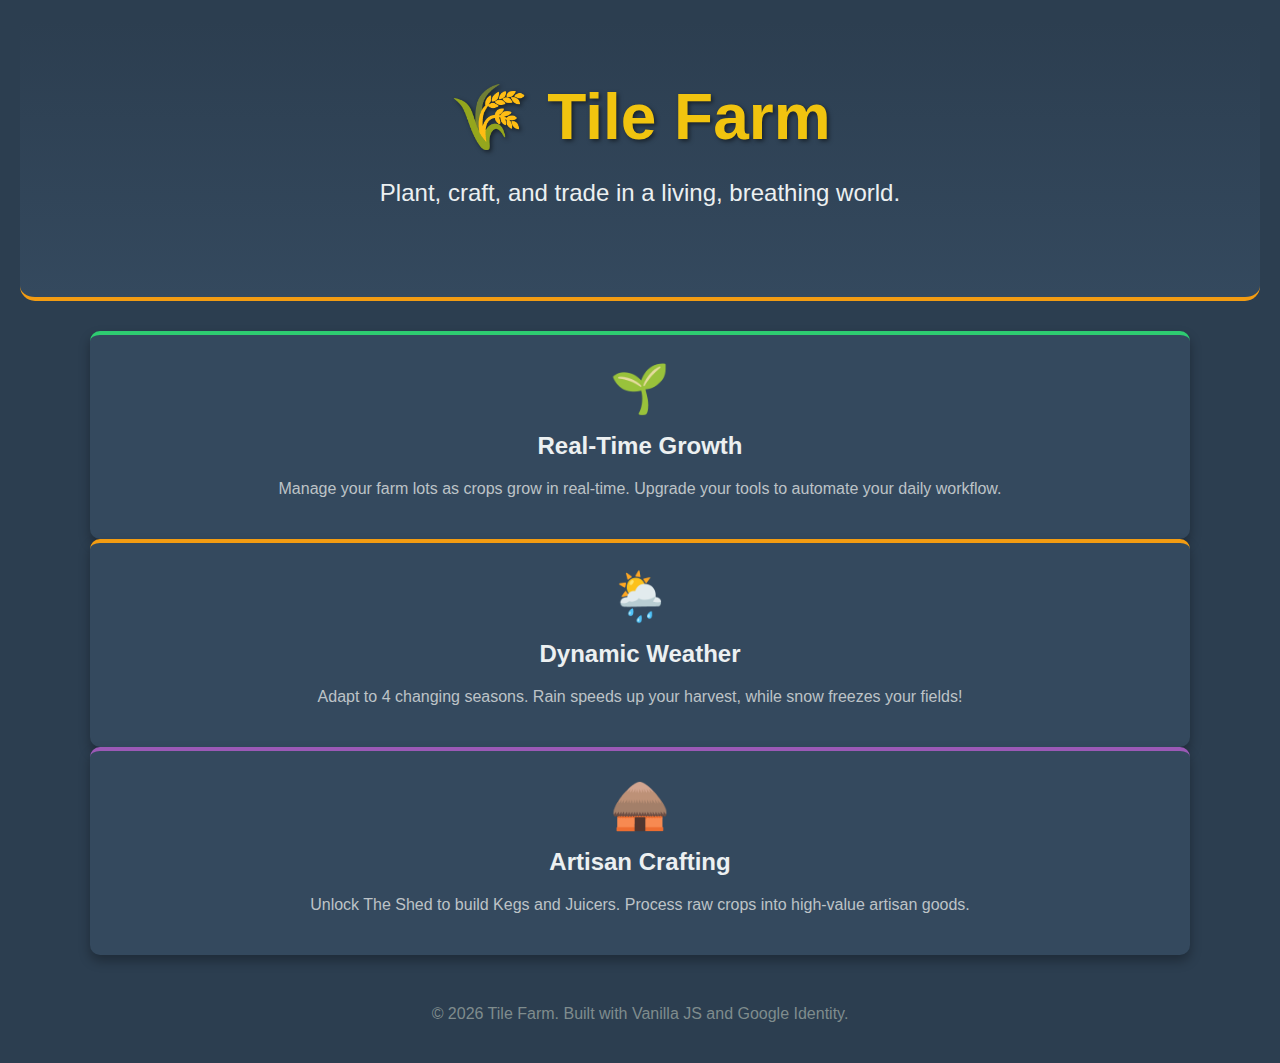
<file: index.html>
<!DOCTYPE html>
<html lang="en">
<head>
    <meta charset="UTF-8">
    <meta name="viewport" content="width=device-width, initial-scale=1.0">
    <title>Welcome to Tile Farm</title>
    <link rel="stylesheet" href="css/styles.css">
    <style>
        .hero-section {
            text-align: center;
            padding: 60px 20px;
            background: linear-gradient(to bottom, #2c3e50, #34495e);
            border-bottom: 4px solid #f39c12;
            margin-bottom: 30px;
            border-radius: 0 0 15px 15px;
        }
        .hero-title {
            font-size: 4rem;
            margin-bottom: 10px;
            color: #f1c40f;
            text-shadow: 2px 2px 4px rgba(0,0,0,0.5);
        }
        .hero-subtitle {
            font-size: 1.5rem;
            color: #ecf0f1;
            margin-bottom: 30px;
        }
        .feature-card {
            background-color: #34495e;
            padding: 25px;
            border-radius: 10px;
            text-align: center;
            flex: 1;
            min-width: 250px;
            border-top: 4px solid #3498db;
            box-shadow: 0 6px 12px rgba(0,0,0,0.3);
        }
        .feature-icon {
            font-size: 3rem;
            margin-bottom: 15px;
        }
        /* Centers the Google button */
        .google-btn-container {
            display: flex;
            justify-content: center;
            margin-top: 20px;
        }
    </style>
    
    <script src="https://accounts.google.com/gsi/client" async defer></script>
</head>
<body>

    <div class="hero-section">
        <h1 class="hero-title">🌾 Tile Farm</h1>
        <p class="hero-subtitle">Plant, craft, and trade in a living, breathing world.</p>
        
        <div id="g_id_onload"
             data-client_id="434327259222-26st4d0dtrqri0rab1t94qkggre50ul3.apps.googleusercontent.com"
             data-context="signin"
             data-ux_mode="popup"
             data-callback="handleCredentialResponse"
             data-auto_prompt="false">
        </div>

        <div class="google-btn-container">
            <div class="g_id_signin"
                 data-type="standard"
                 data-shape="rectangular"
                 data-theme="outline"
                 data-text="signin_with"
                 data-size="large"
                 data-logo_alignment="left">
            </div>
        </div>
    </div>

    <div class="flex-wrap-container" style="justify-content: center; max-width: 1100px; margin: 0 auto; gap: 20px;">
        
        <div class="feature-card" style="border-top-color: #2ecc71;">
            <div class="feature-icon">🌱</div>
            <h2>Real-Time Growth</h2>
            <p style="color: #bdc3c7;">Manage your farm lots as crops grow in real-time. Upgrade your tools to automate your daily workflow.</p>
        </div>

        <div class="feature-card" style="border-top-color: #f39c12;">
            <div class="feature-icon">🌦️</div>
            <h2>Dynamic Weather</h2>
            <p style="color: #bdc3c7;">Adapt to 4 changing seasons. Rain speeds up your harvest, while snow freezes your fields!</p>
        </div>

        <div class="feature-card" style="border-top-color: #9b59b6;">
            <div class="feature-icon">🛖</div>
            <h2>Artisan Crafting</h2>
            <p style="color: #bdc3c7;">Unlock The Shed to build Kegs and Juicers. Process raw crops into high-value artisan goods.</p>
        </div>

    </div>

    <div style="text-align: center; margin-top: 50px; color: #7f8c8d; margin-bottom: 20px;">
        <p>&copy; 2026 Tile Farm. Built with Vanilla JS and Google Identity.</p>
    </div>

    <script>
        function decodeJwtResponse(token) {
            let base64Url = token.split('.')[1];
            let base64 = base64Url.replace(/-/g, '+').replace(/_/g, '/');
            let jsonPayload = decodeURIComponent(atob(base64).split('').map(function(c) {
                return '%' + ('00' + c.charCodeAt(0).toString(16)).slice(-2);
            }).join(''));
            return JSON.parse(jsonPayload);
        }

        function handleCredentialResponse(response) {
            const responsePayload = decodeJwtResponse(response.credential);
            const user = {
                name: responsePayload.name,
                email: responsePayload.email,
                picture: responsePayload.picture
            };
            localStorage.setItem('farmCurrentUser', JSON.stringify(user));
            window.location.href = "game.html";
        }
    </script>

</body>
</html>
</file>
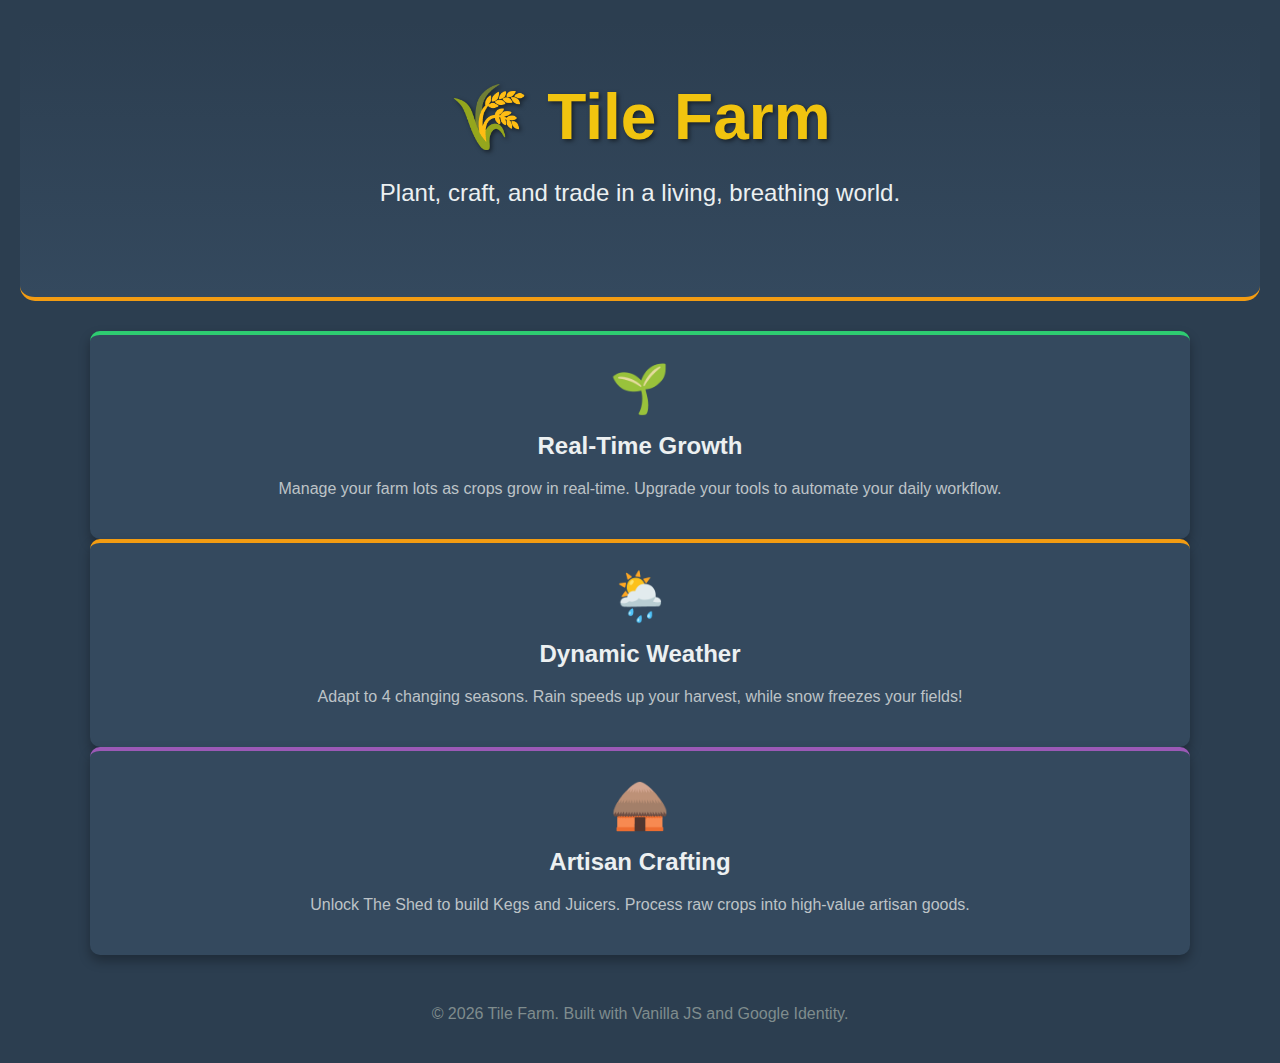
<file: game.html>
<!DOCTYPE html>
<html lang="en">
<head>
    <meta charset="UTF-8">
    <meta name="viewport" content="width=device-width, initial-scale=1.0">
    <title>Tile Farm</title>
    <link rel="stylesheet" href="styles.css">
</head>
<body>

    <div class="panel" id="user-profile" style="display: flex; justify-content: space-between; align-items: center; padding: 10px 15px;">
        <div style="display: flex; align-items: center; gap: 15px;">
            <img id="user-pic" src="" alt="Profile Picture" style="width: 40px; height: 40px; border-radius: 50%;">
            <div>
                <strong id="user-name" style="display: block; font-size: 1.1rem;">Player Name</strong>
                <span id="user-email" style="font-size: 0.8rem; color: #bdc3c7;">player@email.com</span>
            </div>
        </div>
        <button onclick="signOut()" style="background-color: #e74c3c; margin: 0;">Sign Out</button>
    </div>

    <div id="message-box" class="message-box"></div>

    <div class="panel">
        <h1>Tile Farm</h1>
        <div class="stats-grid">
            <div>💵 Money: $<span id="money">0</span></div>
            <div>🌾 Wheat: <span id="wheatCount">2</span></div>
            <div>🌿 Hops: <span id="hopsCount">0</span></div>
            <div>🎃 Pumpkins: <span id="pumpkinsCount">0</span></div>
        </div>
        
        <div style="margin-bottom: 10px;">
            <button onclick="sell('wheat', 1)">Sell 1 Wheat ($2)</button>
            <button onclick="sellAll('wheat')" style="background-color: #e67e22;">Sell All Wheat</button>
        </div>
        <div>
            <button id="sellHopsBtn" onclick="sell('hops', 1)" disabled>Sell 1 Hops ($10)</button>
            <button id="sellAllHopsBtn" onclick="sellAll('hops')" disabled style="background-color: #e67e22;">Sell All Hops</button>
        </div>
        <div style="margin-top: 10px;">
            <button id="sellPumpkinsBtn" onclick="sell('pumpkins', 1)" disabled>Sell 1 Pumpkin ($50)</button>
            <button id="sellAllPumpkinsBtn" onclick="sellAll('pumpkins')" disabled style="background-color: #e67e22;">Sell All Pumpkins</button>
        </div>
    </div>

    <div class="panel">
        <h2>Store & Tools</h2>
        <div style="margin-bottom: 10px;">
            <strong>Currently Selected Seed:</strong>
            <label><input type="radio" name="seed" value="wheat" checked> Wheat</label>
            <label id="hopsRadioLabel" style="display:none;"><input type="radio" name="seed" value="hops"> Hops</label>
            <label id="pumpkinsRadioLabel" style="display:none;"><input type="radio" name="seed" value="pumpkins"> Pumpkins</label>
        </div>
        
        <button onclick="buyLot()">Buy Empty Lot ($15)</button>
        <button id="buyHopsBtn" onclick="unlockHops()">Unlock Hops Seeds ($30)</button>
        <button id="buyPumpkinsBtn" onclick="unlockPumpkins()" style="background-color: #e67e22;">Unlock Pumpkin Seeds ($2500)</button>
        
        <button id="buyScytheBtn" onclick="buyScythe()" style="background-color: #8e44ad;">Buy Scythe ($500)</button>
        <button id="harvestAllBtn" onclick="harvestAll()" style="display:none; background-color: #27ae60;">🌾 Harvest All</button>
        
        <button id="buyPlanterBtn" onclick="buyPlanter()" style="background-color: #d35400;">Buy Planting Machine ($1000)</button>
        <button id="plantAllBtn" onclick="plantAll()" style="display:none; background-color: #f39c12;">🚜 Plant All</button>
    </div>

    <div id="farm">
        </div>

    <script src="game.js"></script>
</body>
</html>
</file>
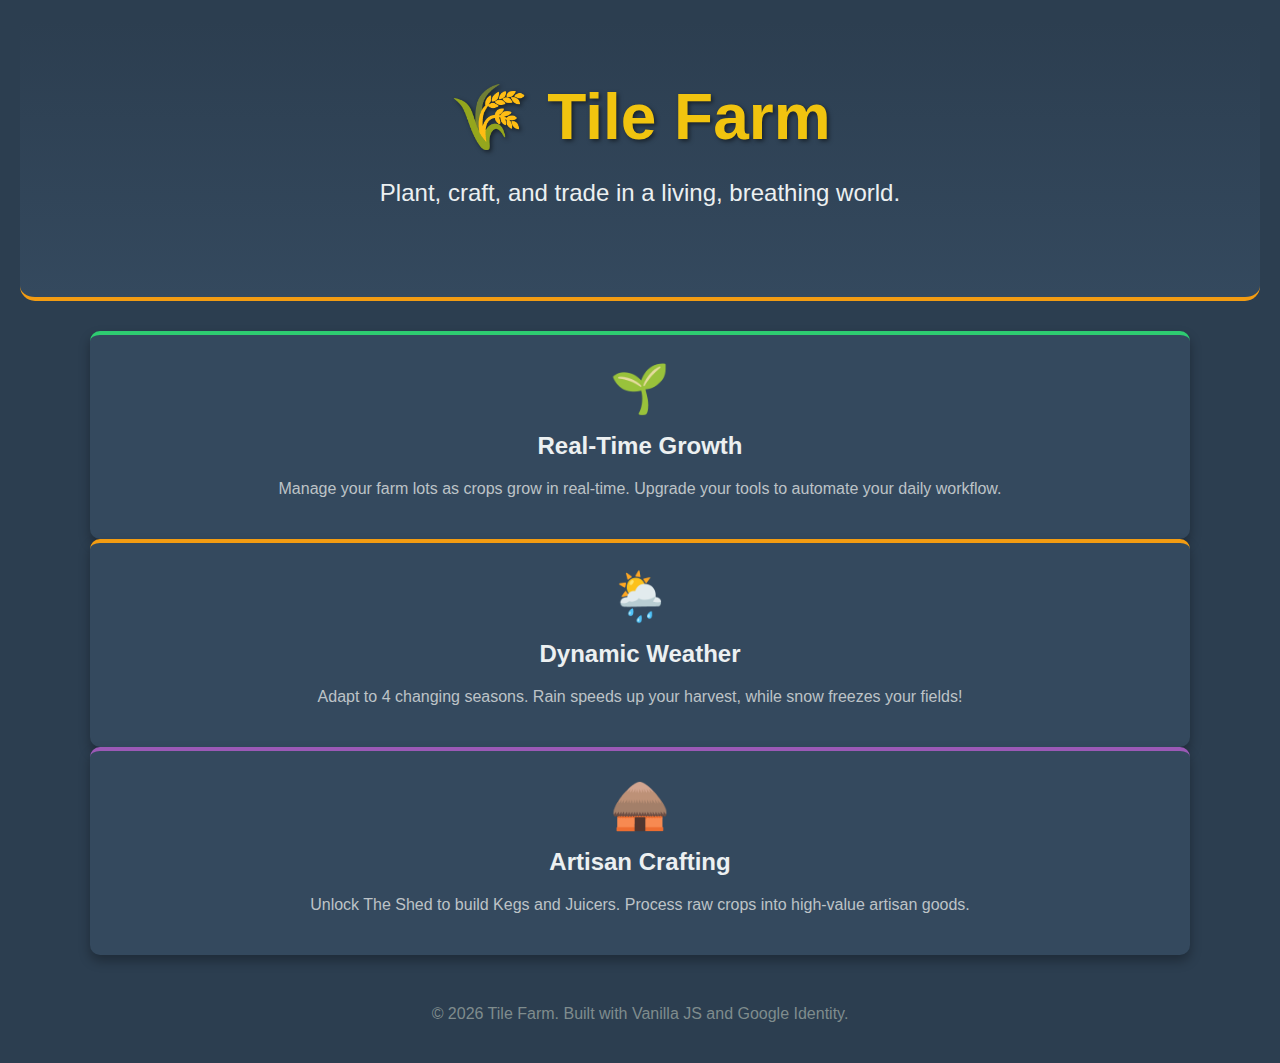
<file: stats.html>
<!DOCTYPE html>
<html lang="en">
<head>
    <meta charset="UTF-8">
    <meta name="viewport" content="width=device-width, initial-scale=1.0">
    <title>Tile Farm - Statistics</title>
    <link rel="stylesheet" href="css/styles.css">
</head>
<body>
    <div class="panel" style="max-width: 600px; margin: 40px auto; text-align: center;">
        <h1>📊 Lifetime Statistics</h1>
        
        <div style="font-size: 1.5rem; display: flex; flex-direction: column; gap: 20px; margin: 30px 0; background-color: #2c3e50; padding: 20px; border-radius: 8px;">
            <div>Total Crops Harvested: <br><strong id="stat-harvested" style="color: #2ecc71; font-size: 2rem;">0</strong></div>
            <div>Total Money Earned: <br><strong id="stat-earned" style="color: #f1c40f; font-size: 2rem;">$0</strong></div>
            <div>Total Money Spent: <br><strong id="stat-spent" style="color: #e74c3c; font-size: 2rem;">$0</strong></div>
        </div>

        <button onclick="window.location.href='game.html'" style="font-size: 1.2rem; padding: 10px 20px;">⬅️ Back to Farm</button>
    </div>

    <script src="js/stats.js"></script>
</body>
</html>
</file>
<file: css/styles.css>
body {
    font-family: 'Segoe UI', Tahoma, Geneva, Verdana, sans-serif;
    background-color: #2c3e50;
    color: #ecf0f1;
    margin: 0;
    padding: 20px;
}
.panel {
    background-color: #34495e;
    padding: 15px;
    border-radius: 8px;
    margin-bottom: 20px;
    box-shadow: 0 4px 6px rgba(0,0,0,0.3);
}
h1, h2 { margin-top: 0; }
.stats-grid {
    display: flex;
    gap: 20px;
    font-size: 1.2rem;
    margin-bottom: 10px;
}
button {
    background-color: #3498db;
    color: white;
    border: none;
    padding: 8px 12px;
    border-radius: 4px;
    cursor: pointer;
    font-weight: bold;
    margin-right: 5px;
}
button:hover { background-color: #2980b9; }
button:disabled { background-color: #7f8c8d; cursor: not-allowed; }

/* In-Game Message Box */
.message-box {
    min-height: 24px;
    color: #e74c3c;
    font-weight: bold;
    text-align: center;
    margin-bottom: 10px;
    opacity: 0;
    transition: opacity 0.3s ease-in-out;
}

/* Add to styles.css */
@keyframes pulse {
    0% { transform: scale(1); }
    50% { transform: scale(1.02); }
    100% { transform: scale(1); }
}

.lot:not(.empty) {
    animation: pulse 2s infinite ease-in-out;
}

/* Farm Grid Setup */
#farm {
    display: flex;
    flex-wrap: wrap;
    gap: 15px;
}
.lot {
    width: 120px;
    height: 120px;
    border-radius: 8px;
    display: flex;
    flex-direction: column;
    align-items: center;
    justify-content: center;
    cursor: pointer;
    font-weight: bold;
    text-transform: uppercase;
    box-shadow: inset 0 0 10px rgba(0,0,0,0.2);
    transition: transform 0.1s;
    color: #fff;
    border: 2px solid transparent;
    text-align: center;
}
.lot:active { transform: scale(0.95); }

/* Empty State */
.empty { 
    background-color: #8d6e63; 
    border: 2px dashed #5d4037; 
}
</file>
<file: styles.css>
body {
    font-family: 'Segoe UI', Tahoma, Geneva, Verdana, sans-serif;
    background-color: #2c3e50;
    color: #ecf0f1;
    margin: 0;
    padding: 20px;
}
.panel {
    background-color: #34495e;
    padding: 15px;
    border-radius: 8px;
    margin-bottom: 20px;
    box-shadow: 0 4px 6px rgba(0,0,0,0.3);
}
h1, h2 { margin-top: 0; }
.stats-grid {
    display: flex;
    gap: 20px;
    font-size: 1.2rem;
    margin-bottom: 10px;
}
button {
    background-color: #3498db;
    color: white;
    border: none;
    padding: 8px 12px;
    border-radius: 4px;
    cursor: pointer;
    font-weight: bold;
    margin-right: 5px;
}
button:hover { background-color: #2980b9; }
button:disabled { background-color: #7f8c8d; cursor: not-allowed; }

/* In-Game Message Box */
.message-box {
    min-height: 24px;
    color: #e74c3c;
    font-weight: bold;
    text-align: center;
    margin-bottom: 10px;
    opacity: 0;
    transition: opacity 0.3s ease-in-out;
}

/* Add to styles.css */
@keyframes pulse {
    0% { transform: scale(1); }
    50% { transform: scale(1.02); }
    100% { transform: scale(1); }
}

.lot:not(.empty) {
    animation: pulse 2s infinite ease-in-out;
}

/* Farm Grid Setup */
#farm {
    display: flex;
    flex-wrap: wrap;
    gap: 15px;
}
.lot {
    width: 120px;
    height: 120px;
    border-radius: 8px;
    display: flex;
    flex-direction: column;
    align-items: center;
    justify-content: center;
    cursor: pointer;
    font-weight: bold;
    text-transform: uppercase;
    box-shadow: inset 0 0 10px rgba(0,0,0,0.2);
    transition: transform 0.1s;
    color: #fff;
    border: 2px solid transparent;
    text-align: center;
}
.lot:active { transform: scale(0.95); }

/* Empty State */
.empty { 
    background-color: #8d6e63; 
    border: 2px dashed #5d4037; 
}
</file>
